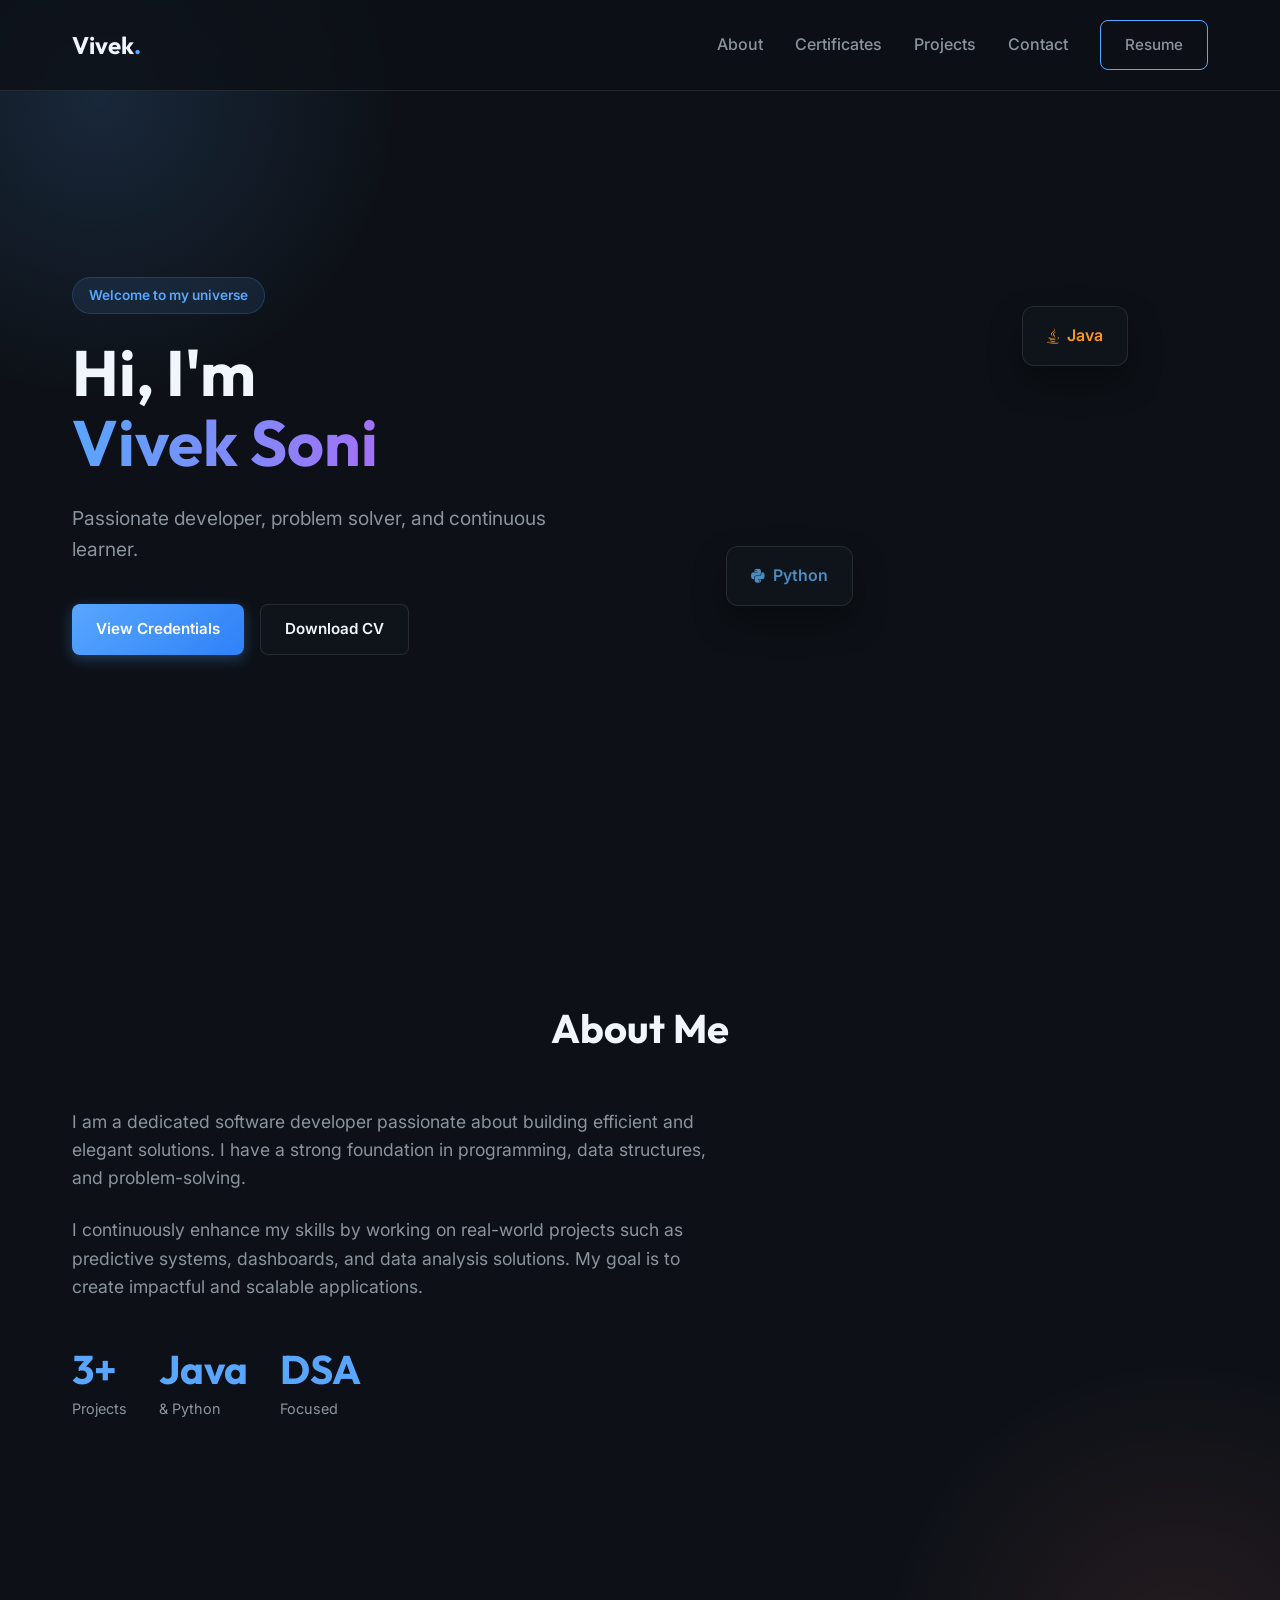
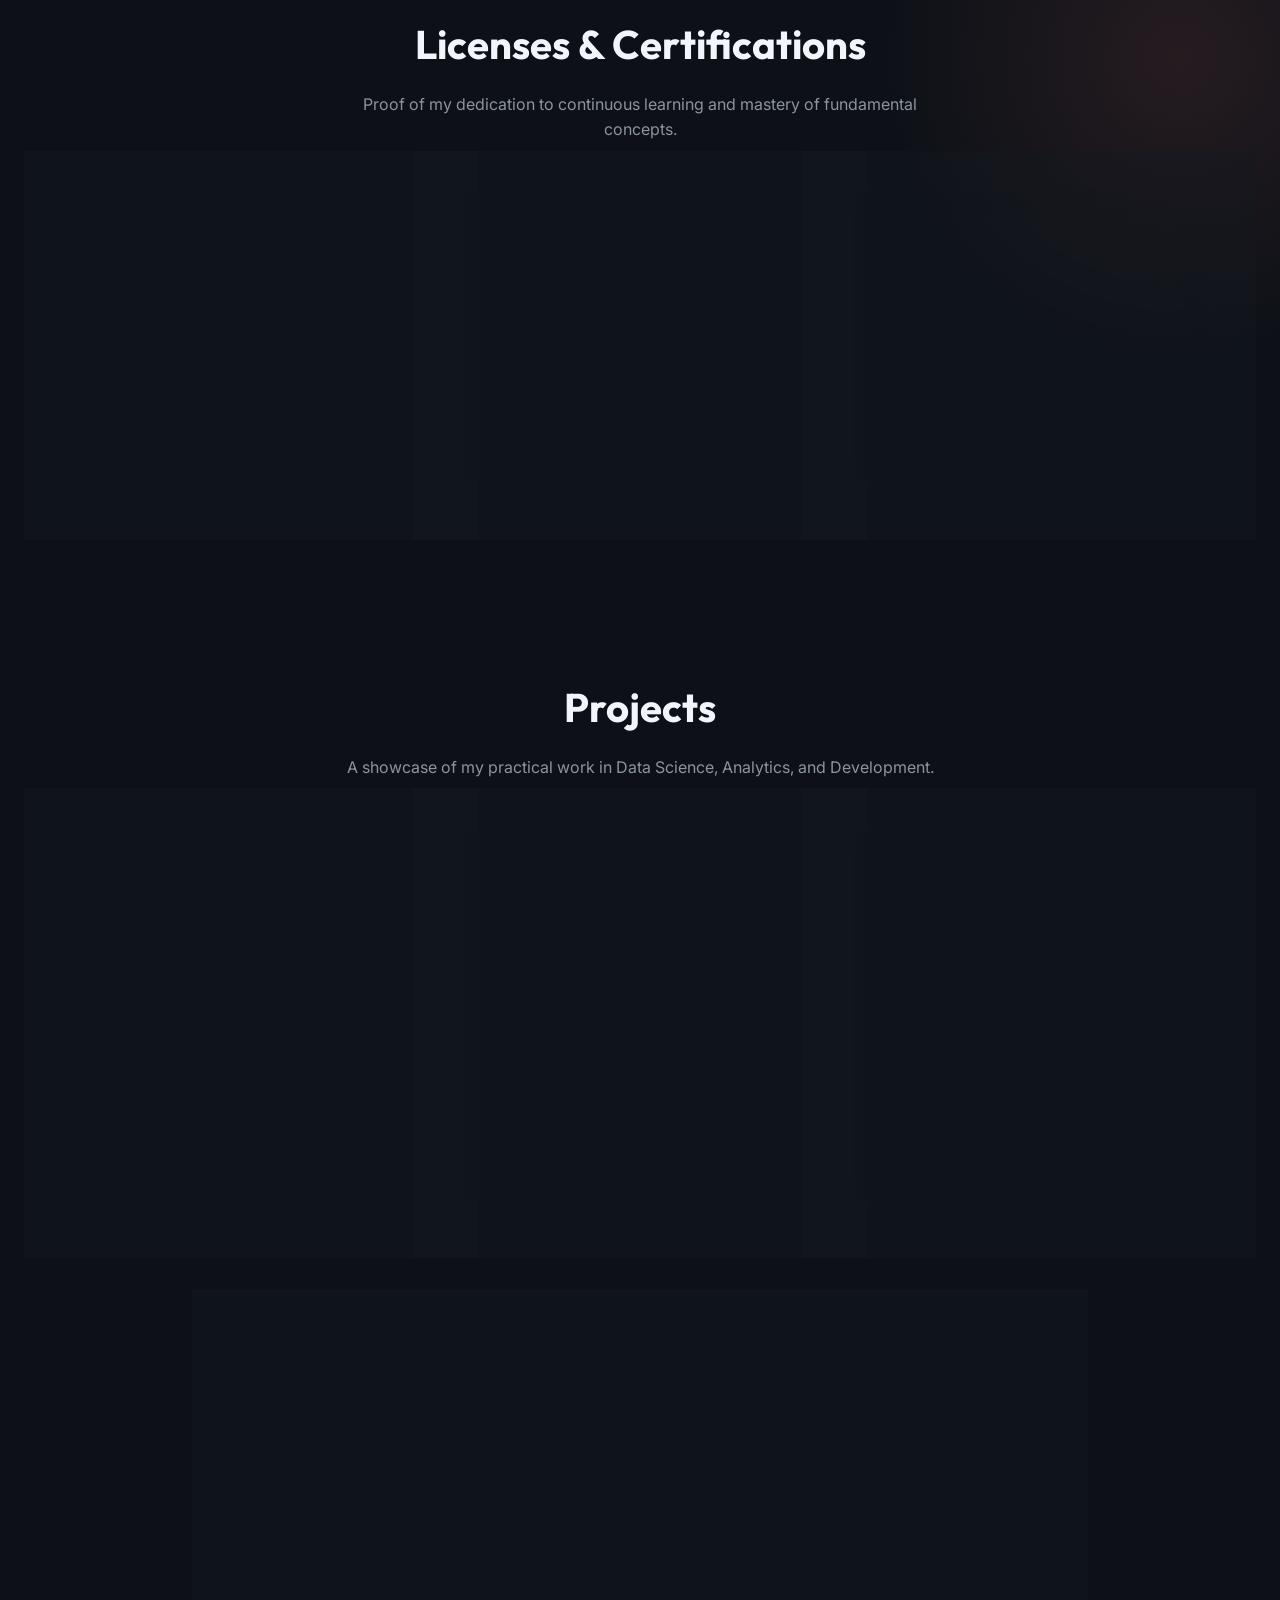
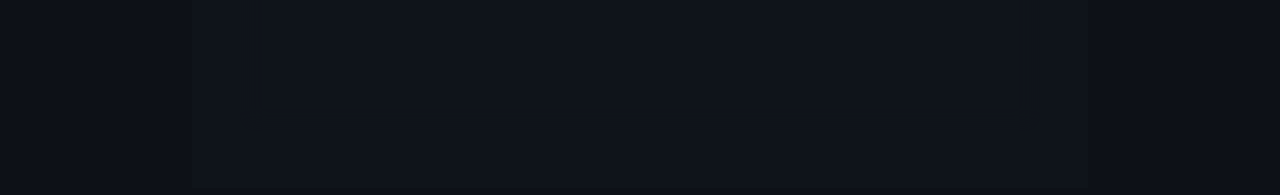
<file: index.html>
<!DOCTYPE html>
<html lang="en">
<head>
    <meta charset="UTF-8">
    <meta name="viewport" content="width=device-width, initial-scale=1.0">
    <title>Vivek Soni | Portfolio</title>
    <meta name="description" content="Portfolio of Vivek Soni">

    <link href="https://fonts.googleapis.com/css2?family=Outfit:wght@300;400;600;800&family=Inter:wght@400;500;700&display=swap" rel="stylesheet">
    <link rel="stylesheet" href="styles.css">
    <link rel="stylesheet" href="https://cdnjs.cloudflare.com/ajax/libs/font-awesome/6.4.0/css/all.min.css">
</head>

<body>
    <div class="blob-bg"></div>
    <div class="blob-bg blob-2"></div>

    <!-- Navbar -->
    <nav class="navbar">
        <div class="nav-content">
            <a href="#" class="logo">Vivek<span>.</span></a>
            <ul class="nav-links">
                <li><a href="#about">About</a></li>
                <li><a href="#certificates">Certificates</a></li>
                <li><a href="#projects">Projects</a></li>
                <li><a href="#contact">Contact</a></li>
                <li>
                    <a href="https://drive.google.com/file/d/1c4BUcM_Se4_PhmstJDHEfhWDaWn4vkuh/view"
                       class="btn btn-outline" target="_blank">Resume</a>
                </li>
            </ul>
        </div>
    </nav>

    <main>

        <!-- Hero -->
        <section id="hero" class="hero section">
            <div class="hero-content">
                <span class="badge">Welcome to my universe</span>
                <h1 class="hero-title">Hi, I'm <br><span class="gradient-text">Vivek Soni</span></h1>
                <p class="hero-subtitle">Passionate developer, problem solver, and continuous learner.</p>

                <div class="hero-actions">
                    <a href="#certificates" class="btn btn-primary">
                        View Credentials
                    </a>
                    <a href="https://drive.google.com/file/d/1c4BUcM_Se4_PhmstJDHEfhWDaWn4vkuh/view"
                       class="btn btn-secondary" target="_blank">
                        Download CV
                    </a>
                </div>
            </div>

            <!-- Skills floating -->
            <div class="hero-visual">
                <div class="glass-card sub-card sub-card-1">
                    <i class="fa-brands fa-java"></i>
                    <span>Java</span>
                </div>
                <div class="glass-card sub-card sub-card-2">
                    <i class="fa-brands fa-python"></i>
                    <span>Python</span>
                </div>
            </div>
        </section>

        <!-- About -->
       <!-- About -->
<section id="about" class="about section glass-section">
    <h2 class="section-title">About Me</h2>

    <div class="about-grid">
        <div class="about-text">
            <p>
                I am a dedicated software developer passionate about building efficient and elegant
                solutions. I have a strong foundation in programming, data structures, and problem-solving.
            </p>
            <p>
                I continuously enhance my skills by working on real-world projects such as predictive systems,
                dashboards, and data analysis solutions. My goal is to create impactful and scalable applications.
            </p>

            <div class="stats-row">
                <div class="stat-box">
                    <span class="stat-num">3+</span>
                    <span class="stat-text">Projects</span>
                </div>
                <div class="stat-box">
                    <span class="stat-num">Java</span>
                    <span class="stat-text">& Python</span>
                </div>
                <div class="stat-box">
                    <span class="stat-num">DSA</span>
                    <span class="stat-text">Focused</span>
                </div>
            </div>
        </div>
    </div>
</section>

<!-- Certificates -->
<section id="certificates" class="certificates section">
    <h2 class="section-title">Licenses & Certifications</h2>
    <p class="section-desc">
        Proof of my dedication to continuous learning and mastery of fundamental concepts.
    </p>

    <div class="cert-grid">

        <!-- DSA -->
        <div class="cert-card glass-panel">
            <div class="cert-icon">
                <i class="fa-solid fa-diagram-project"></i>
            </div>
            <div class="cert-content">
                <h3>Data Structures & Algorithms</h3>
                <p>Comprehensive understanding of core computing concepts.</p>
                <a href="https://drive.google.com/file/d/1p-OoB-Yyrc7TNc2hFLHuTJRO7Z-vUJj6/view"
                   target="_blank" class="cert-link">
                   View Certificate
                </a>
            </div>
        </div>

        <!-- Java -->
        <div class="cert-card glass-panel">
            <div class="cert-icon java-icon">
                <i class="fa-brands fa-java"></i>
            </div>
            <div class="cert-content">
                <h3>Java Programming</h3>
                <p>Proficiency in Object-Oriented Programming and Java ecosystem.</p>
                <a href="https://drive.google.com/file/d/1MnoPbCipFjSv0okm74OE_BWWVXDzz1WQ/view"
                   target="_blank" class="cert-link">
                   View Certificate
                </a>
            </div>
        </div>

        <!-- GEN AI -->
        <div class="cert-card glass-panel">
            <div class="cert-icon generic-icon">
                <i class="fa-solid fa-award"></i>
            </div>
            <div class="cert-content">
                <h3>GEN AI NASSCOM</h3>
                <p>Additional professional achievement and recognition.</p>
                <a href="https://drive.google.com/file/d/1pYCbksEHd1kxPZ4gXcu5WJe_KGpu_blG/view"
                   target="_blank" class="cert-link">
                   View Certificate
                </a>
            </div>
        </div>

    </div>
</section>

<!-- Projects -->
<section id="projects" class="certificates section">
    <h2 class="section-title">Projects</h2>
    <p class="section-desc">
        A showcase of my practical work in Data Science, Analytics, and Development.
    </p>

    <div class="cert-grid">

        <!-- Project 1 -->
        <div class="cert-card glass-panel">
            <div class="cert-icon">
                <i class="fa-solid fa-user-graduate"></i>
            </div>
            <div class="cert-content">
                <h3>Student Performance Predictor</h3>
                <p>
                    A predictive system that analyzes student data like grades, attendance,
                    and study hours to forecast performance.
                </p>
                <a href="https://github.com/Viveksoni86/Student-performance-predictor" target="_blank" class="cert-link">
                    View Project
                </a>
            </div>
        </div>

        <!-- Project 2 -->
        <div class="cert-card glass-panel">
            <div class="cert-icon">
                <i class="fa-solid fa-plane"></i>
            </div>
            <div class="cert-content">
                <h3>Airline Satisfaction Dashboard</h3>
                <p>
                    An interactive dashboard analyzing passenger satisfaction based on
                    various factors like service quality and delays.
                </p>
                <a href="https://github.com/Viveksoni86/Airplane-Satisfaction-Dashboard" target="_blank" class="cert-link">
                    View Project
                </a>
            </div>
        </div>

        <!-- Project 3 -->
        <div class="cert-card glass-panel">
            <div class="cert-icon">
                <i class="fa-solid fa-car-battery"></i>
            </div>
            <div class="cert-content">
                <h3>Electric Vehicle Population</h3>
                <p>
                    Data analysis project exploring EV adoption trends and growth patterns.
                </p>
                <a href="https://github.com/Viveksoni86/Electric-vehicle-population" target="_blank" class="cert-link">
                    View Project
                </a>
            </div>
        </div>

    </div>
</section>

    <!-- Footer -->
    <footer id="contact">
        <div class="footer-content glass-panel">
            <h2>Let's connect</h2>

            <div class="contact-info">
                <p><i class="fa-solid fa-phone"></i> +91 6376731448</p>
                <p><i class="fa-solid fa-envelope"></i> viveksoni8663@gmail.com</p>
            </div>

            <div class="social-links">
                <a href="https://github.com/Viveksoni86" target="_blank">
                    <i class="fa-brands fa-github"></i>
                </a>
                <a href="https://www.linkedin.com/in/VivekSoni17" target="_blank">
                    <i class="fa-brands fa-linkedin"></i>
                </a>
            </div>

            <p class="copyright">
                &copy; <span id="year"></span> Vivek Soni
            </p>
        </div>
    </footer>

    <script>
        document.getElementById('year').textContent = new Date().getFullYear();
    </script>

</body>
</html>
</file>
<file: styles.css>
:root {
    --bg-color: #0d1117;
    --text-main: #f0f6fc;
    --text-muted: #8b949e;
    --accent-primary: #58a6ff;
    --accent-secondary: #ff7b72;
    --glass-bg: rgba(22, 27, 34, 0.4);
    --glass-border: rgba(240, 246, 252, 0.1);
    --glass-shadow: 0 8px 32px 0 rgba(0, 0, 0, 0.3);
    
    --font-heading: 'Outfit', sans-serif;
    --font-body: 'Inter', sans-serif;
}

* {
    margin: 0;
    padding: 0;
    box-sizing: border-box;
}

html {
    scroll-behavior: smooth;
}

body {
    background-color: var(--bg-color);
    color: var(--text-main);
    font-family: var(--font-body);
    line-height: 1.6;
    overflow-x: hidden;
    position: relative;
}

/* Background Blobs */
.blob-bg {
    position: absolute;
    width: 600px;
    height: 600px;
    background: radial-gradient(circle, rgba(88,166,255,0.15) 0%, rgba(13,17,23,0) 70%);
    top: -200px;
    left: -200px;
    border-radius: 50%;
    z-index: -1;
    animation: float 10s ease-in-out infinite;
}

.blob-2 {
    background: radial-gradient(circle, rgba(255,123,114,0.1) 0%, rgba(13,17,23,0) 70%);
    top: 40%;
    right: -200px;
    left: auto;
    animation: float 12s ease-in-out infinite reverse;
}

@keyframes float {
    0% { transform: translate(0, 0); }
    50% { transform: translate(30px, 30px); }
    100% { transform: translate(0, 0); }
}

/* Typography */
h1, h2, h3, .logo {
    font-family: var(--font-heading);
    font-weight: 700;
}

.gradient-text {
    background: linear-gradient(90deg, var(--accent-primary), #a371f7);
    -webkit-background-clip: text;
    -webkit-text-fill-color: transparent;
    background-clip: text;
}

/* Base Components */
.btn {
    display: inline-flex;
    align-items: center;
    gap: 0.5rem;
    padding: 0.75rem 1.5rem;
    border-radius: 8px;
    font-weight: 600;
    text-decoration: none;
    transition: all 0.3s cubic-bezier(0.25, 0.8, 0.25, 1);
    font-family: var(--font-body);
    font-size: 0.95rem;
    cursor: pointer;
    border: none;
}

.btn-primary {
    background: linear-gradient(135deg, var(--accent-primary), #2f81f7);
    color: #fff;
    box-shadow: 0 4px 14px rgba(88, 166, 255, 0.3);
}

.btn-primary:hover {
    transform: translateY(-2px);
    box-shadow: 0 6px 20px rgba(88, 166, 255, 0.4);
}

.btn-secondary {
    background: var(--glass-bg);
    color: var(--text-main);
    border: 1px solid var(--glass-border);
}

.btn-secondary:hover {
    background: rgba(22, 27, 34, 0.8);
    transform: translateY(-2px);
}

.btn-outline {
    border: 1px solid var(--accent-primary);
    color: var(--accent-primary);
    background: transparent;
}

.btn-outline:hover {
    background: var(--accent-primary);
    color: #0d1117;
}

.full-width {
    width: 100%;
    justify-content: center;
}

.glass-panel {
    background: var(--glass-bg);
    backdrop-filter: blur(12px);
    -webkit-backdrop-filter: blur(12px);
    border: 1px solid var(--glass-border);
    border-radius: 16px;
    box-shadow: var(--glass-shadow);
}

.section {
    padding: 6rem 2rem;
    max-width: 1200px;
    margin: 0 auto;
}

.section-title {
    font-size: 2.5rem;
    margin-bottom: 1rem;
    text-align: center;
}

.section-desc {
    text-align: center;
    color: var(--text-muted);
    max-width: 600px;
    margin: 0 auto 3rem auto;
}

/* Navbar */
.navbar {
    position: fixed;
    top: 0;
    width: 100%;
    background: rgba(13, 17, 23, 0.8);
    backdrop-filter: blur(16px);
    z-index: 1000;
    border-bottom: 1px solid var(--glass-border);
}

.nav-content {
    max-width: 1200px;
    margin: 0 auto;
    padding: 1.25rem 2rem;
    display: flex;
    justify-content: space-between;
    align-items: center;
}

.logo {
    font-size: 1.5rem;
    color: var(--text-main);
    text-decoration: none;
}

.logo span {
    color: var(--accent-primary);
}

.nav-links {
    display: flex;
    gap: 2rem;
    list-style: none;
    align-items: center;
}

.nav-links a {
    color: var(--text-muted);
    text-decoration: none;
    font-weight: 500;
    transition: color 0.3s;
}

.nav-links a:hover {
    color: var(--text-main);
}

/* Hero Section */
.hero {
    min-height: 100vh;
    display: flex;
    align-items: center;
    gap: 4rem;
    padding-top: 8rem;
}

.hero-content {
    flex: 1;
}

.badge {
    display: inline-block;
    padding: 0.4rem 1rem;
    background: rgba(88, 166, 255, 0.1);
    color: var(--accent-primary);
    border-radius: 20px;
    font-size: 0.85rem;
    font-weight: 600;
    margin-bottom: 1.5rem;
    border: 1px solid rgba(88, 166, 255, 0.2);
}

.hero-title {
    font-size: clamp(3rem, 5vw, 4.5rem);
    line-height: 1.1;
    margin-bottom: 1.5rem;
}

.hero-subtitle {
    font-size: 1.2rem;
    color: var(--text-muted);
    margin-bottom: 2.5rem;
    max-width: 500px;
}

.hero-actions {
    display: flex;
    gap: 1rem;
}

.hero-visual {
    flex: 1;
    position: relative;
    height: 400px;
    display: flex;
    justify-content: center;
    align-items: center;
}

.glass-card {
    background: var(--glass-bg);
    backdrop-filter: blur(12px);
    border: 1px solid var(--glass-border);
    border-radius: 24px;
    box-shadow: 0 16px 32px rgba(0,0,0,0.4);
    display: flex;
    align-items: center;
    justify-content: center;
    transition: transform 0.5s cubic-bezier(0.175, 0.885, 0.32, 1.275);
}

.main-card {
    width: 280px;
    height: 320px;
    z-index: 2;
    background: linear-gradient(135deg, rgba(30, 35, 45, 0.6) 0%, rgba(20, 25, 30, 0.8) 100%);
    border: 1px solid rgba(255, 255, 255, 0.05);
}

.main-card:hover {
    transform: translateY(-10px) scale(1.02);
}

.card-inner {
    text-align: center;
}

.icon-large {
    font-size: 4rem;
    color: var(--accent-primary);
    margin-bottom: 1rem;
    filter: drop-shadow(0 0 10px rgba(88,166,255,0.4));
}

.sub-card {
    position: absolute;
    padding: 1rem 1.5rem;
    border-radius: 12px;
    z-index: 1;
    gap: 0.5rem;
    font-weight: 600;
}

.sub-card-1 {
    top: 10%;
    right: 15%;
    color: #f89820; /* Java Color */
    animation: float 8s ease-in-out infinite 1s;
}

.sub-card-2 {
    bottom: 15%;
    left: 10%;
    color: #4B8BBE; /* Python Color */
    animation: float 9s ease-in-out infinite 0.5s;
}

/* About Section */
.about-grid {
    display: grid;
    grid-template-columns: 1fr;
    gap: 4rem;
    margin-top: 3rem;
}

@media(min-width: 900px) {
    .about-grid {
        grid-template-columns: 3fr 2fr;
    }
}

.about-text p {
    margin-bottom: 1.5rem;
    font-size: 1.1rem;
    color: var(--text-muted);
}

.stats-row {
    display: flex;
    gap: 2rem;
    margin-top: 3rem;
}

.stat-box {
    display: flex;
    flex-direction: column;
}

.stat-num {
    font-size: 2.5rem;
    font-weight: 700;
    font-family: var(--font-heading);
    color: var(--accent-primary);
    line-height: 1;
}

.stat-text {
    color: var(--text-muted);
    font-size: 0.9rem;
    margin-top: 0.5rem;
}

.cv-card {
    padding: 2rem;
    display: flex;
    flex-direction: column;
    gap: 1.5rem;
    transition: transform 0.3s ease;
}

.cv-card:hover {
    transform: translateY(-5px);
}

.cv-header {
    display: flex;
    align-items: center;
    gap: 1.5rem;
}

.cv-header i {
    font-size: 3rem;
    color: var(--accent-secondary);
}

.cv-header h3 {
    margin-bottom: 0.25rem;
}

.cv-header span {
    font-size: 0.85rem;
    color: var(--text-muted);
}

/* Certificates Grid */
.cert-grid {
    display: grid;
    grid-template-columns: repeat(auto-fit, minmax(280px, 1fr));
    gap: 2rem;
    margin-top: 3rem;
}

.cert-card {
    padding: 2rem;
    display: flex;
    flex-direction: column;
    transition: all 0.4s cubic-bezier(0.175, 0.885, 0.32, 1.275);
    position: relative;
    overflow: hidden;
}

.cert-card::before {
    content: '';
    position: absolute;
    top: 0;
    left: 0;
    width: 100%;
    height: 4px;
    background: linear-gradient(90deg, var(--accent-primary), transparent);
    transform: scaleX(0);
    transform-origin: left;
    transition: transform 0.4s ease;
}

.cert-card:hover {
    transform: translateY(-10px);
    box-shadow: 0 15px 30px rgba(0,0,0,0.5);
    background: rgba(30, 35, 45, 0.7);
}

.cert-card:hover::before {
    transform: scaleX(1);
}

.cert-icon {
    width: 60px;
    height: 60px;
    border-radius: 12px;
    background: rgba(88, 166, 255, 0.1);
    display: flex;
    align-items: center;
    justify-content: center;
    font-size: 1.8rem;
    color: var(--accent-primary);
    margin-bottom: 1.5rem;
}

.java-icon { color: #f89820; background: rgba(248, 152, 32, 0.1); }
.python-icon { color: #4B8BBE; background: rgba(75, 139, 190, 0.1); }
.generic-icon { color: #a371f7; background: rgba(163, 113, 247, 0.1); }

.cert-content h3 {
    font-size: 1.25rem;
    margin-bottom: 0.75rem;
}

.cert-content p {
    color: var(--text-muted);
    font-size: 0.95rem;
    margin-bottom: 1.5rem;
    flex-grow: 1;
}

.cert-link {
    color: var(--accent-primary);
    text-decoration: none;
    font-size: 0.9rem;
    font-weight: 600;
    display: inline-flex;
    align-items: center;
    gap: 0.5rem;
    transition: color 0.3s;
    margin-top: auto;
}

.cert-link:hover {
    color: #fff;
}

/* Footer */
footer {
    padding: 2rem;
    padding-bottom: 4rem;
}

.footer-content {
    max-width: 800px;
    margin: 0 auto;
    padding: 3rem;
    text-align: center;
    display: flex;
    flex-direction: column;
    align-items: center;
    gap: 1.5rem;
}

.footer-content h2 {
    font-size: 2rem;
}

.footer-content p {
    color: var(--text-muted);
}

.social-links {
    display: flex;
    gap: 1rem;
}

.social-icon {
    width: 45px;
    height: 45px;
    border-radius: 50%;
    background: rgba(255, 255, 255, 0.05);
    display: flex;
    align-items: center;
    justify-content: center;
    color: var(--text-main);
    text-decoration: none;
    font-size: 1.2rem;
    transition: all 0.3s ease;
}

.social-icon:hover {
    background: var(--accent-primary);
    color: #fff;
    transform: translateY(-3px);
}

.copyright {
    margin-top: 1rem;
    font-size: 0.85rem;
    opacity: 0.7;
}

/* Responsive */
@media(max-width: 768px) {
    .hero {
        flex-direction: column-reverse;
        padding-top: 6rem;
        text-align: center;
        gap: 2rem;
    }
    
    .hero-actions {
        justify-content: center;
    }
    
    .nav-links {
        display: none; /* In a real app, add a hamburger menu */
    }
    
    .section {
        padding: 4rem 1.5rem;
    }
    
    .hero-title {
        font-size: 2.8rem;
    }
}
.contact-info {
    margin: 1.2rem 0;
    line-height: 2;
    font-size: 1rem;
}

.contact-info p {
    margin: 0.3rem 0;
}

.contact-info a {
    color: var(--text-main);
    text-decoration: none;
}

.contact-info a:hover {
    color: var(--accent-primary);
}

.contact-info i {
    color: var(--accent-primary);
    margin-right: 0.6rem;
    width: 20px;
}
</file>
